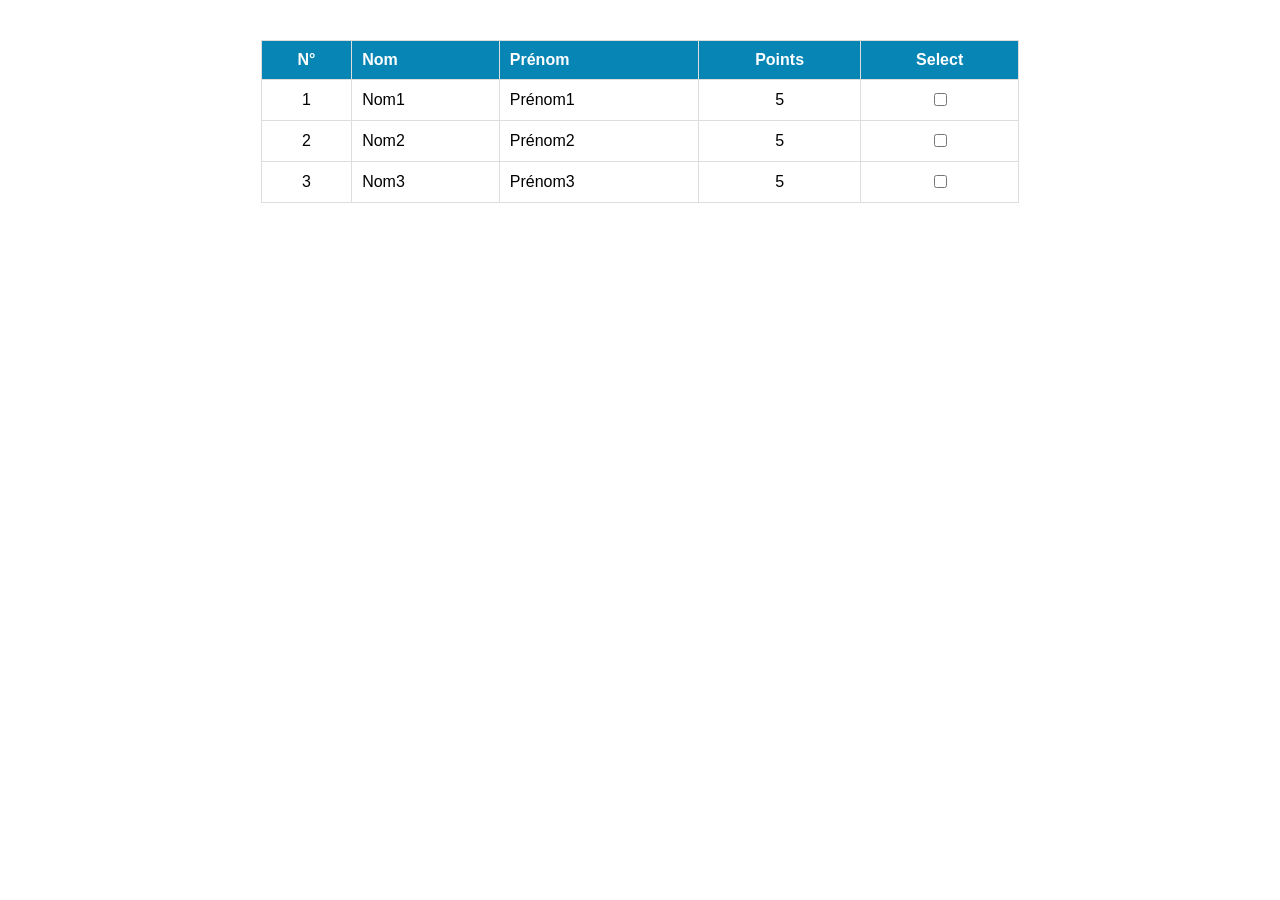
<file: etape1/index.html>
<!DOCTYPE html>
<html lang="fr">
<head>
    <meta charset="UTF-8">
    <title>TP4 - Étape 1</title>

    <!-- Liaison avec le fichier CSS -->
    <link rel="stylesheet" href="style.css">
</head>

<body>

    <!-- Conteneur du tableau : slide 10 -->
    <div id="table_container">

        <table>
            <thead>
                <tr>
                    <th class="col_number">N°</th>
                    <th class="col_text">Nom</th>
                    <th class="col_text">Prénom</th>
                    <th class="col_number">Points</th>
                    <th class="col_chkbox">Select</th>
                </tr>
            </thead>

            <tbody id="table_body">
                <tr>
                    <td class="col_number">1</td>
                    <td class="col_text">Nom1</td>
                    <td class="col_text">Prénom1</td>
                    <td class="col_number">5</td>
                    <td class="col_chkbox">
                        <input type="checkbox">
                    </td>
                </tr>

                <tr>
                    <td class="col_number">2</td>
                    <td class="col_text">Nom2</td>
                    <td class="col_text">Prénom2</td>
                    <td class="col_number">5</td>
                    <td class="col_chkbox">
                        <input type="checkbox">
                    </td>
                </tr>

                <tr>
                    <td class="col_number">3</td>
                    <td class="col_text">Nom3</td>
                    <td class="col_text">Prénom3</td>
                    <td class="col_number">5</td>
                    <td class="col_chkbox">
                        <input type="checkbox">
                    </td>
                </tr>
            </tbody>
        </table>

    </div>

    <!-- Fichier JavaScript externe -->
    <script src="script.js"></script>

</body>
</html>
</file>
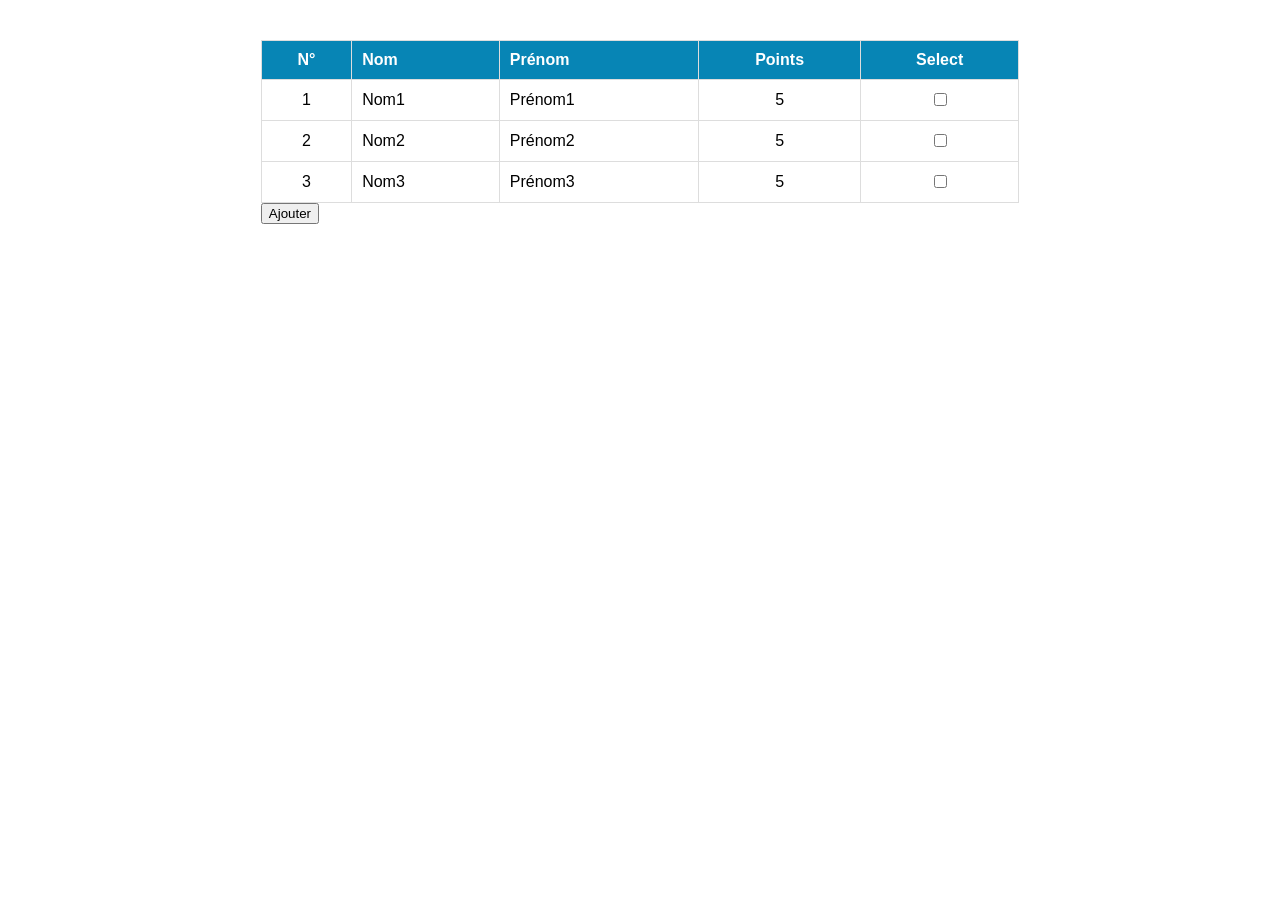
<file: etape2/index.html>
<!DOCTYPE html>
<html lang="fr">
<head>
    <meta charset="UTF-8">
    <title>TP4 - Étape 2</title>
    <link rel="stylesheet" href="style.css">
</head>

<body>

    <div id="table_container">

        <table id="tableau">
            <thead>
                <tr>
                    <th class="col_number">N°</th>
                    <th class="col_text">Nom</th>
                    <th class="col_text">Prénom</th>
                    <th class="col_number">Points</th>
                    <th class="col_chkbox">Select</th>
                </tr>
            </thead>

            <tbody>
                <tr>
                    <td class="col_number">1</td>
                    <td class="col_text">Nom1</td>
                    <td class="col_text">Prénom1</td>
                    <td class="col_number">5</td>
                    <td class="col_chkbox"><input type="checkbox"></td>
                </tr>

                <tr>
                    <td class="col_number">2</td>
                    <td class="col_text">Nom2</td>
                    <td class="col_text">Prénom2</td>
                    <td class="col_number">5</td>
                    <td class="col_chkbox"><input type="checkbox"></td>
                </tr>

                <tr>
                    <td class="col_number">3</td>
                    <td class="col_text">Nom3</td>
                    <td class="col_text">Prénom3</td>
                    <td class="col_number">5</td>
                    <td class="col_chkbox"><input type="checkbox"></td>
                </tr>
            </tbody>
        </table>

        <button onclick="doInsertRowTable(99, 'nom', 'prenom', 10)">
            Ajouter
        </button>

    </div>

    <script src="script.js"></script>

</body>
</html>
</file>
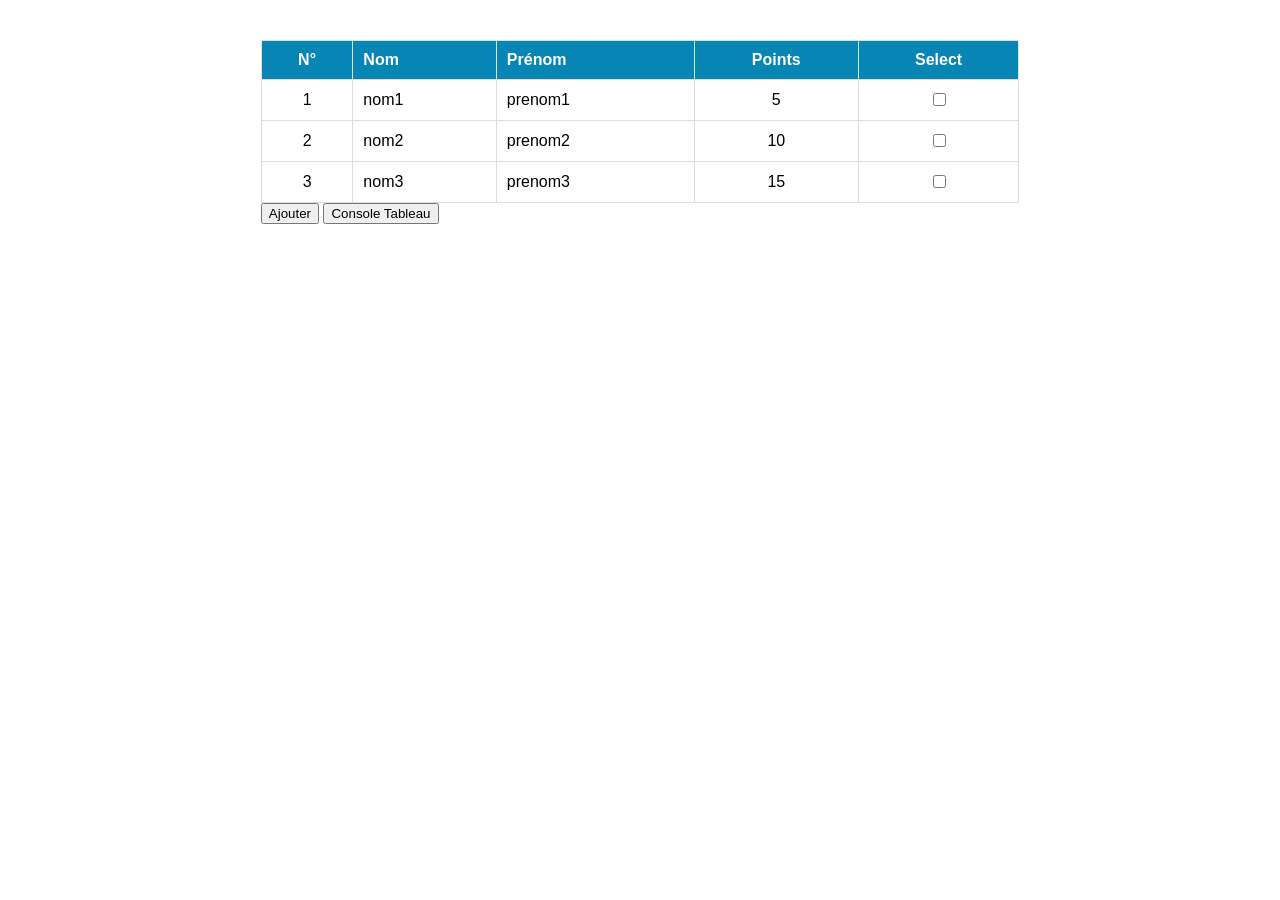
<file: etape3/index.html>
<!DOCTYPE html>
<html lang="fr">
<head>
    <meta charset="UTF-8">
    <title>TP4 - Étape 3</title>
    <link rel="stylesheet" href="style.css">
</head>

<body>

    <div id="table_container">

        <table id="tableau">
            <thead>
                <tr>
                    <th class="col_number">N°</th>
                    <th class="col_text">Nom</th>
                    <th class="col_text">Prénom</th>
                    <th class="col_number">Points</th>
                    <th class="col_chkbox">Select</th>
                </tr>
            </thead>

            <tbody>
            </tbody>
        </table>

        <button onclick="doInsertRowTable(99, 'nom', 'prenom', 10)">
            Ajouter
        </button>

        <button onclick="consoleTableau()">
            Console Tableau
        </button>

    </div>

    <script src="script.js"></script>

</body>
</html>
</file>
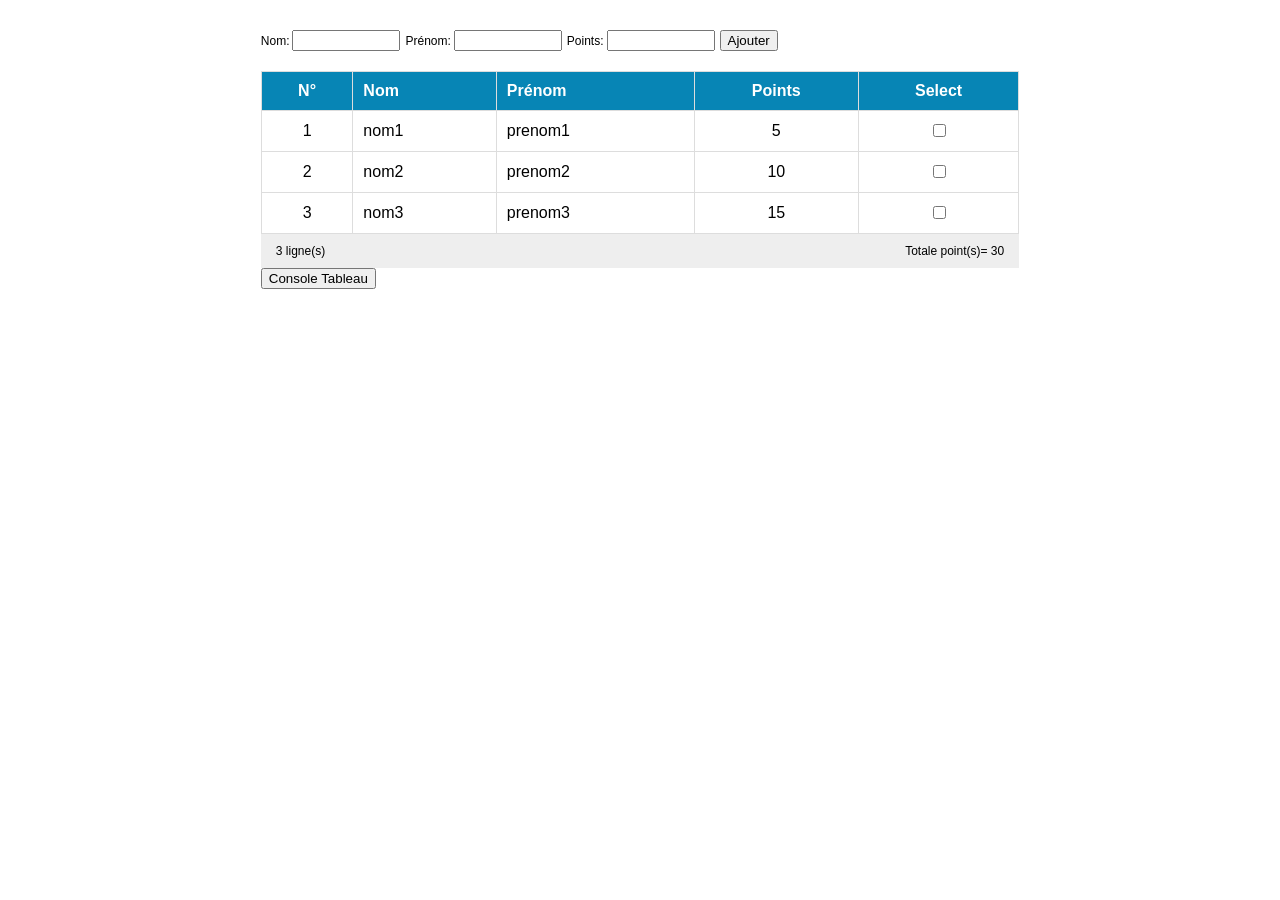
<file: etape5/index.html>
<!DOCTYPE html>
<html lang="fr">
<head>
    <meta charset="UTF-8">
    <title>TP4 - Étape 5</title>
    <link rel="stylesheet" href="style.css">
</head>
<body>

<div id="form_container">

    <div class="form_group">
        <label class="form_label">Nom:</label>
        <input type="text" id="form_nom" class="form_field">
    </div>

    <div class="form_group">
        <label class="form_label">Prénom:</label>
        <input type="text" id="form_prenom" class="form_field">
    </div>

    <div class="form_group">
        <label class="form_label">Points:</label>
        <input type="number" id="form_points" class="form_field">
    </div>

    <button class="btn-add" onclick="doNewData()">
        Ajouter
    </button>

</div>

<div id="table_container">

    <table id="tableau">
        <thead>
            <tr>
                <th class="col_number">N°</th>
                <th class="col_text">Nom</th>
                <th class="col_text">Prénom</th>
                <th class="col_number">Points</th>
                <th class="col_chkbox">Select</th>
            </tr>
        </thead>
        <tbody></tbody>
    </table>

    <div id="container_summary">
        <p id="p1">0 ligne(s)</p>
        <p id="p2"></p>
        <p id="p3">Totale point(s)= 0</p>
    </div>

    <button class="btn-consol" onclick="consoleTableau()">
        Console Tableau
    </button>

</div>

<script src="script.js"></script>
</body>
</html>
</file>
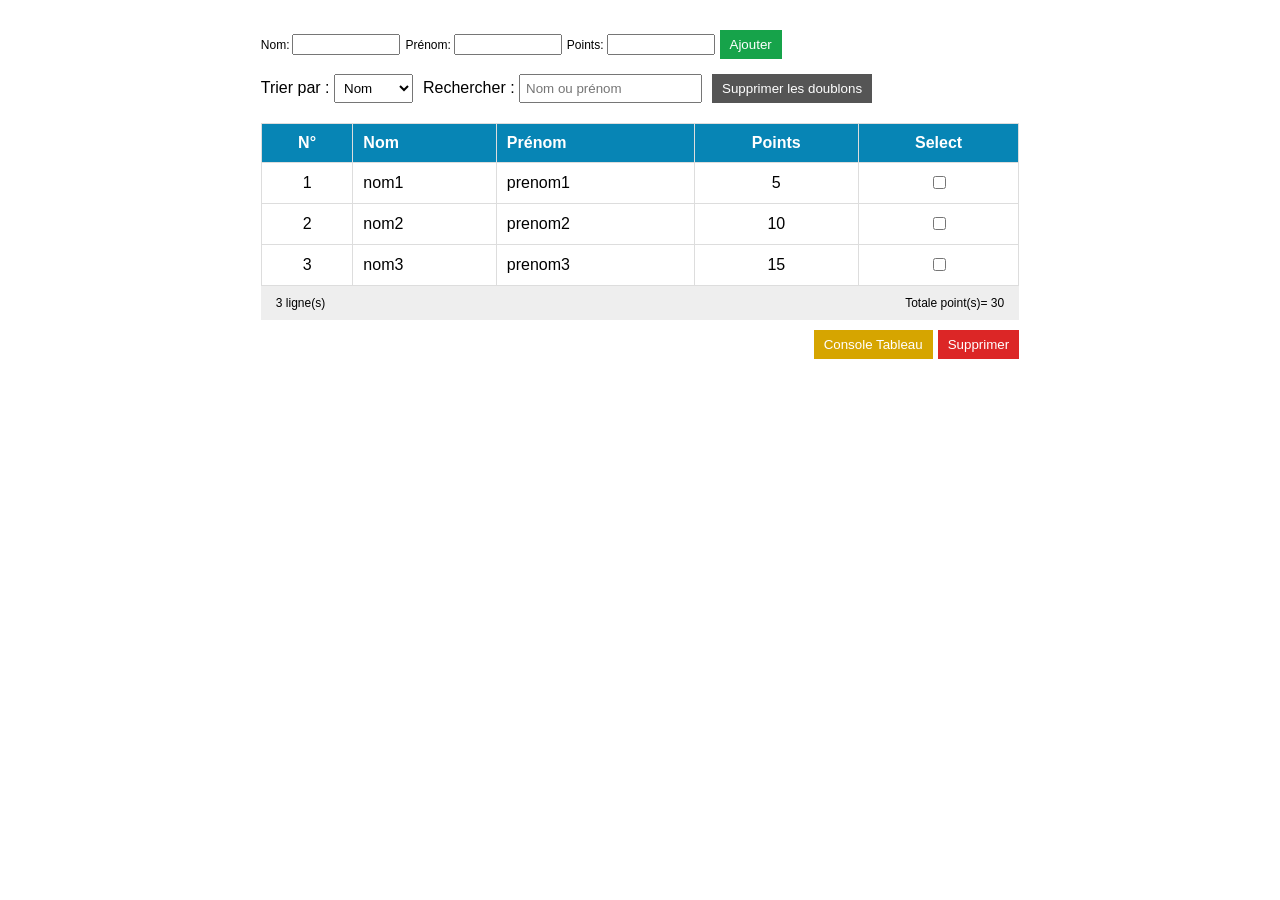
<file: etape6/index.html>
<!DOCTYPE html>
<html lang="fr">

<head>
    <meta charset="UTF-8">
    <title>TP4 - CRUD Persons</title>
    <link rel="stylesheet" href="style.css">
</head>

<body>

    <!-- FORMULAIRE D'AJOUT -->
    <div id="form_container">

        <div class="form_group">
            <label class="form_label">Nom:</label>
            <input type="text" id="form_nom" class="form_field">
        </div>

        <div class="form_group">
            <label class="form_label">Prénom:</label>
            <input type="text" id="form_prenom" class="form_field">
        </div>

        <div class="form_group">
            <label class="form_label">Points:</label>
            <input type="number" id="form_points" class="form_field">
        </div>

        <button class="btn-add" onclick="doNewData()">
            Ajouter
        </button>

    </div>


    <!-- TROIS FONCTIONNALITÉS SUPPLÉMENTAIRES -->
    <div id="extra_features">

        <div>
            <label>Trier par :</label>
            <select id="sort_field" onchange="sortPersons()">
                <option value="nom">Nom</option>
                <option value="prenom">Prénom</option>
                <option value="points">Points</option>
            </select>
        </div>

        <div>
            <label>Rechercher :</label>
            <input
                type="text"
                id="search_field"
                placeholder="Nom ou prénom"
                oninput="filterPersons()">
        </div>

        <button class="btn-duplicate" onclick="removeDuplicates()">
            Supprimer les doublons
        </button>

    </div>


    <!-- TABLEAU DES PERSONNES -->
    <div id="table_container">

        <table id="tableau">

            <thead>
                <tr>
                    <th class="col_number">N°</th>
                    <th class="col_text">Nom</th>
                    <th class="col_text">Prénom</th>
                    <th class="col_number">Points</th>
                    <th class="col_chkbox">Select</th>
                </tr>
            </thead>

            <tbody>
            </tbody>

        </table>


        <!-- RÉSUMÉ -->
        <div id="container_summary">

            <p id="p1">0 ligne(s)</p>

            <p id="p2"></p>

            <p id="p3">Totale point(s)= 0</p>

        </div>


        <!-- BOUTONS -->
        <div id="container_btn">

            <button class="btn-consol" onclick="consoleTableau()">
                Console Tableau
            </button>

            <button class="btn-del" onclick="deleteRow()">
                Supprimer
            </button>

        </div>

    </div>


    <script src="script.js"></script>

</body>
</html>
</file>
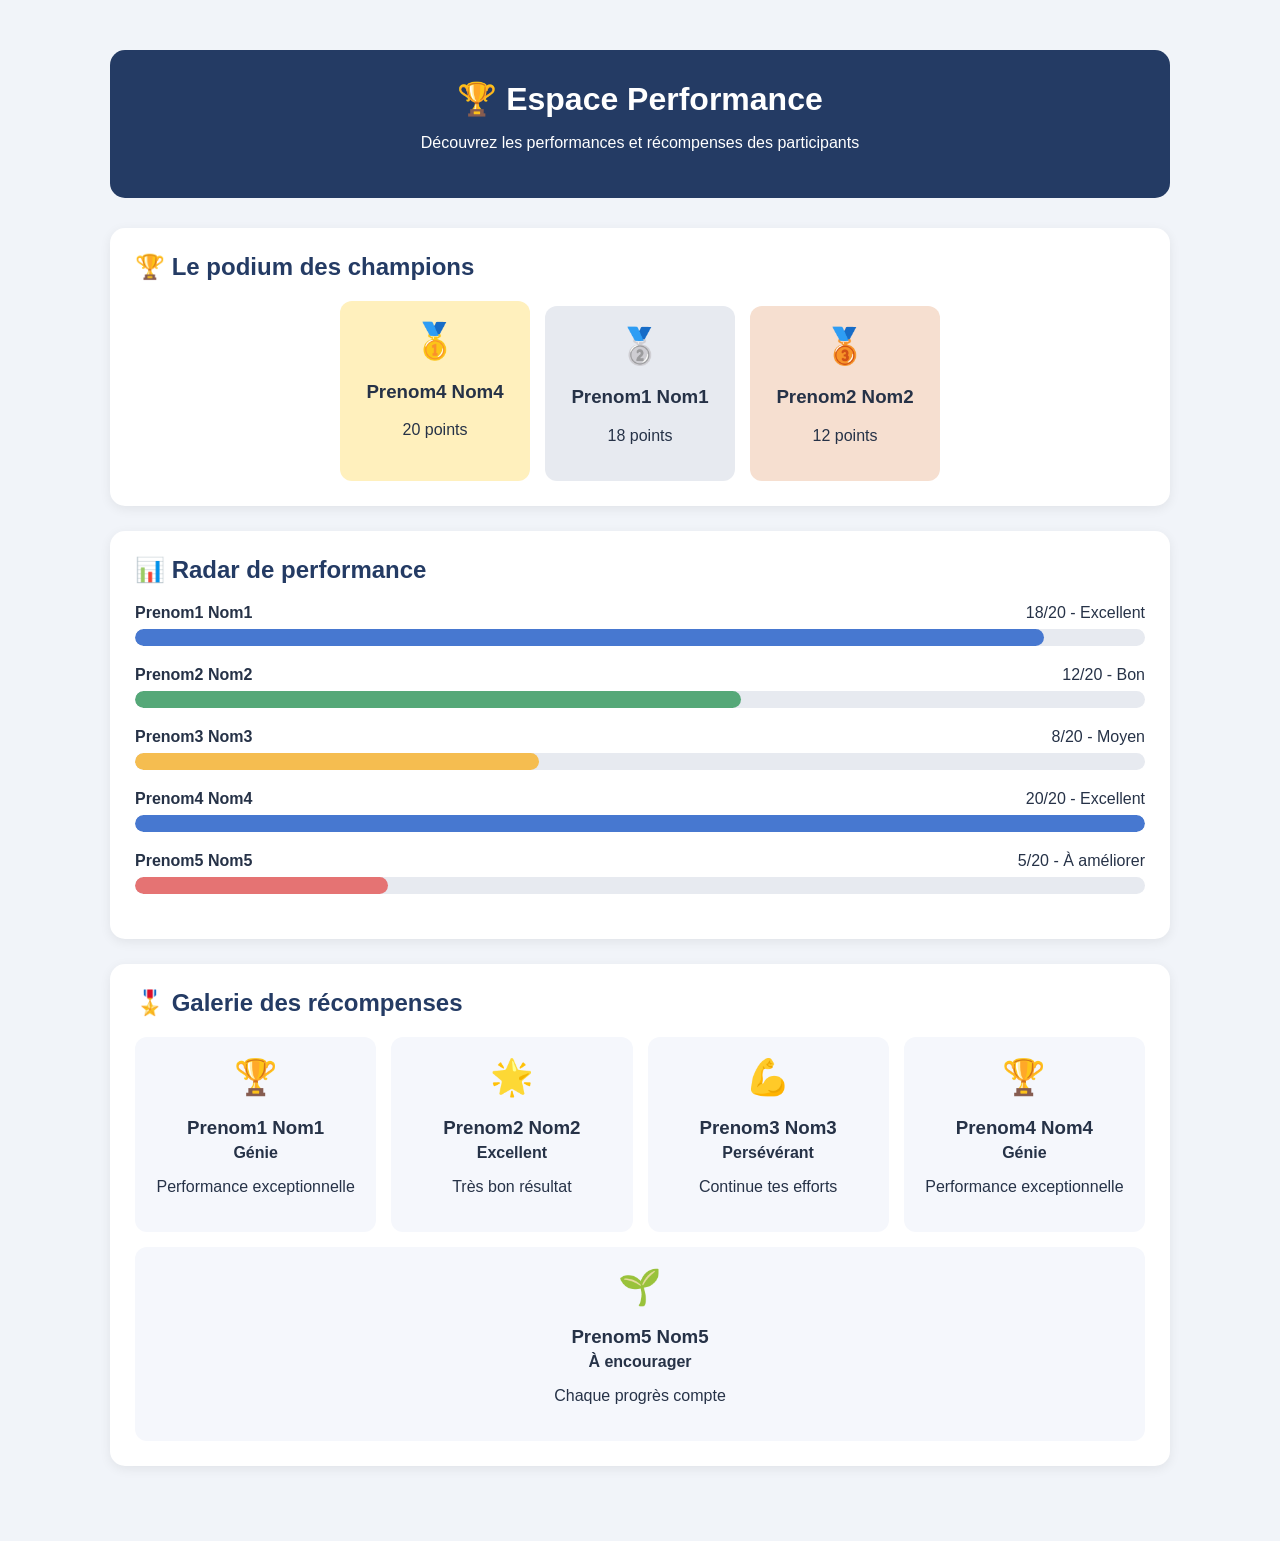
<file: etape7/index.html>
<!DOCTYPE html>
<html lang="fr">
<head>
    <meta charset="UTF-8">
    <meta name="viewport" content="width=device-width, initial-scale=1.0">
    <title>Espace Performance & Récompenses</title>
    <link rel="stylesheet" href="style.css">
</head>
<body>

    <div class="container">

        <header>
            <h1>🏆 Espace Performance</h1>
            <p>Découvrez les performances et récompenses des participants</p>
        </header>

        <!-- Fonctionnalité 1 : Podium des meilleurs participants -->
        <section>
            <h2>🏆 Le podium des champions</h2>
            <div id="podium" class="podium"></div>
        </section>

        <!-- Fonctionnalité 2 : Indicateurs de performance -->
        <section>
            <h2>📊 Radar de performance</h2>
            <div id="performances"></div>
        </section>

        <!-- Fonctionnalité 3 : Attribution automatique des badges -->
        <section>
            <h2>🎖️ Galerie des récompenses</h2>
            <div id="rewards" class="rewards"></div>
        </section>

    </div>

    <script src="script.js"></script>
</body>
</html>
</file>
<file: etape1/style.css>
/* Étape 1 : Tableau statique */

/* Mise en forme générale du tableau */
table {
    width: 100%;
    border-collapse: collapse;
    margin: auto;
}

/* En-têtes */
th {
    background-color: #0785b5;
    color: white;
    padding: 10px;
    border: 1px solid #ddd;
}

/* Cellules */
td {
    padding: 10px;
    border: 1px solid #ddd;
}

/* Colonnes numériques */
.col_number {
    text-align: center;
}

/* Colonnes de texte */
.col_text {
    text-align: left;
}

/* Cases à cocher */
.col_chkbox {
    text-align: center;
}

/* Conteneur : slide 10 */
#table_container {
    width: 60%;
    margin: 40px auto;
    font-family: Calibri, sans-serif;
}
</file>
<file: etape2/style.css>
table {
    width: 100%;
    border-collapse: collapse;
    margin: auto;
}

th {
    background-color: #0785b5;
    color: white;
    padding: 10px;
    border: 1px solid #ddd;
}

td {
    padding: 10px;
    border: 1px solid #ddd;
}

.col_number {
    text-align: center;
}

.col_text {
    text-align: left;
}

.col_chkbox {
    text-align: center;
}

#table_container {
    width: 60%;
    margin: 40px auto;
    font-family: Calibri, sans-serif;
}
</file>
<file: etape3/style.css>
table {
    width: 100%;
    border-collapse: collapse;
    margin: auto;
}

th {
    background-color: #0785b5;
    color: white;
    padding: 10px;
    border: 1px solid #ddd;
}

td {
    padding: 10px;
    border: 1px solid #ddd;
}

.col_number {
    text-align: center;
}

.col_text {
    text-align: left;
}

.col_chkbox {
    text-align: center;
}

#table_container {
    width: 60%;
    margin: 40px auto;
    font-family: Calibri, sans-serif;
}
</file>
<file: etape5/style.css>
table {
    width: 100%;
    border-collapse: collapse;
}

th {
    background-color: #0785b5;
    color: white;
    padding: 10px;
    border: 1px solid #ddd;
}

td {
    padding: 10px;
    border: 1px solid #ddd;
}

.col_number, .col_chkbox {
    text-align: center;
}

.col_text {
    text-align: left;
}

#table_container {
    width: 60%;
    margin: 20px auto;
    font-family: Calibri, sans-serif;
}

#container_summary {
    background-color: #eeeeee;
    padding: 5px 10px;
    display: flex;
    justify-content: space-between;
    font-size: 12px;
}

#container_summary p {
    margin: 5px;
}

#form_container {
    width: 60%;
    margin: 30px auto 10px;
    display: flex;
    align-items: center;
    gap: 5px;
    font-family: Calibri, sans-serif;
}

.form_group {
    display: flex;
    align-items: center;
    gap: 3px;
}

.form_label {
    font-size: 12px;
}

.form_field {
    width: 100px;
}

button {
    cursor: pointer;
}
</file>
<file: etape6/style.css>
/* STYLE GÉNÉRAL DU TABLEAU */

table {
    width: 100%;
    border-collapse: collapse;
}

th {
    background-color: #0785b5;
    color: white;
    padding: 10px;
    border: 1px solid #ddd;
}

td {
    padding: 10px;
    border: 1px solid #ddd;
}

.col_number,
.col_chkbox {
    text-align: center;
}

.col_text {
    text-align: left;
}


/* CONTENEUR DU TABLEAU */

#table_container {
    width: 60%;
    margin: 20px auto;
    font-family: Calibri, sans-serif;
}


/* FORMULAIRE */

#form_container {
    width: 60%;
    margin: 30px auto 10px;
    display: flex;
    align-items: center;
    gap: 5px;
    font-family: Calibri, sans-serif;
}

.form_group {
    display: flex;
    align-items: center;
    gap: 3px;
}

.form_label {
    font-size: 12px;
}

.form_field {
    width: 100px;
}


/* RÉSUMÉ */

#container_summary {
    background-color: #eeeeee;
    padding: 5px 10px;
    display: flex;
    justify-content: space-between;
    font-size: 12px;
}

#container_summary p {
    margin: 5px;
}


/* FONCTIONNALITÉS SUPPLÉMENTAIRES */

#extra_features {
    width: 60%;
    margin: 15px auto;
    display: flex;
    align-items: center;
    flex-wrap: wrap;
    gap: 10px;
    font-family: Calibri, sans-serif;
}

#extra_features input,
#extra_features select {
    padding: 5px;
}


/* BOUTONS */

button {
    cursor: pointer;
    border: none;
    padding: 7px 10px;
    color: white;
}

.btn-add {
    background-color: #16a34a;
}

.btn-consol {
    background-color: #d6a500;
}

.btn-del {
    background-color: #dc2626;
}

.btn-duplicate {
    background-color: #555555;
}

#container_btn {
    display: flex;
    justify-content: flex-end;
    gap: 5px;
    margin-top: 10px;
}
</file>
<file: etape7/style.css>
* {
    box-sizing: border-box;
}

body {
    margin: 0;
    font-family: Calibri, Arial, sans-serif;
    background: #f1f4f9;
    color: #263247;
}

.container {
    max-width: 1100px;
    margin: 30px auto;
    padding: 20px;
}

header {
    text-align: center;
    background: #243b64;
    color: white;
    padding: 30px;
    border-radius: 15px;
    margin-bottom: 30px;
}

header h1 {
    margin: 0 0 10px;
}

section {
    background: white;
    padding: 25px;
    margin-bottom: 25px;
    border-radius: 15px;
    box-shadow: 0 3px 12px #00000012;
}

h2 {
    color: #243b64;
    margin-top: 0;
}

/* Podium */
.podium {
    display: flex;
    justify-content: center;
    align-items: end;
    gap: 15px;
    flex-wrap: wrap;
}

.champion {
    text-align: center;
    padding: 20px;
    border-radius: 12px;
    width: 190px;
}

.first {
    background: #fff0bd;
    min-height: 180px;
}

.second {
    background: #e7eaf0;
    min-height: 150px;
}

.third {
    background: #f6dfd0;
    min-height: 130px;
}

.medal {
    font-size: 35px;
}

/* Performances */
.person-performance {
    margin: 20px 0;
}

.performance-info {
    display: flex;
    justify-content: space-between;
    margin-bottom: 7px;
}

.progress {
    background: #e7eaf0;
    height: 17px;
    border-radius: 20px;
    overflow: hidden;
}

.progress-bar {
    height: 100%;
    border-radius: 20px;
    transition: width 0.5s;
}

.low {
    background: #e57373;
}

.medium {
    background: #f5bd50;
}

.good {
    background: #55a878;
}

.excellent {
    background: #4778d0;
}

/* Badges */
.rewards {
    display: flex;
    flex-wrap: wrap;
    gap: 15px;
}

.reward-card {
    flex: 1 1 200px;
    padding: 20px;
    text-align: center;
    background: #f5f7fc;
    border-radius: 12px;
}

.reward-icon {
    font-size: 35px;
}

.reward-card h3 {
    margin-bottom: 5px;
}

@media (max-width: 600px) {
    .champion {
        width: 100%;
    }
}
</file>
